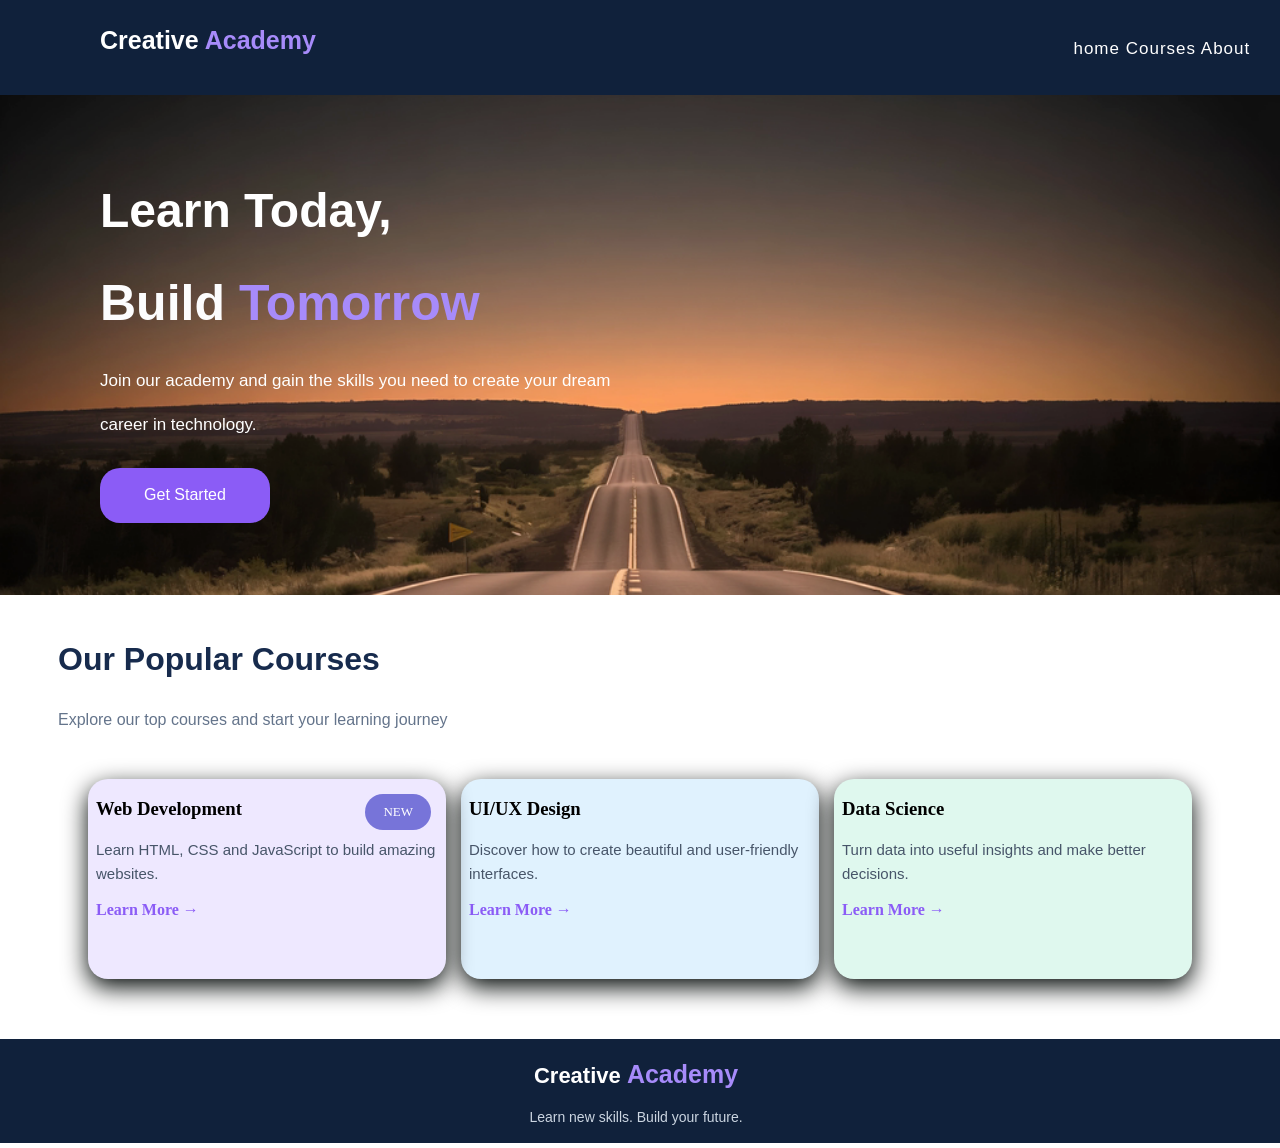
<file: index.html>
<!DOCTYPE html>
<html lang="en">
<head>
    <meta charset="UTF-8">
    <meta name="viewport" content="width=device-width, initial-scale=1.0">
    <title>NextGen</title>
    <link rel="stylesheet" href="style.css">
</head>
<body>
    <header>

        <p> Creative 
        <span class="Academy">Academy</span>
        </p>  
        <div class="elspans">
        <a href="#">home</a>
        <a href="#">Courses</a>
        <a href="#">About</a>
        </div>


   </header>
    <br>
    <div class="page">
        <p><h1>Learn Today,</p>
             <p class="build_tomorrow">Build <span class="tomor">Tomorrow</span></h1></p> 
    
    
    <p class="para">Join our academy and gain the skills you need to create your dream<p> career in technology.</p></p>

    <button>Get Started</button>
    </div>
    <br>
    <div class="half_page">
        <h1>Our Popular Courses</h1>
        <p>Explore our top courses and start your learning journey</p>
    </div>


    <div class="parent">
        <div class="child1">
            
            <h3>Web Development</h3>
            <span class="badge">NEW</span>
            <p>Learn HTML, CSS and JavaScript to build amazing websites.</p>
            <a href="#">Learn More →</a>
        </div>

        <div class="child2">
            <h3>UI/UX Design</h3>
            <p>Discover how to create beautiful and user-friendly interfaces.</p>
            <a href="#">Learn More →</a>
        </div>

        <div class="child3">
            <h3>Data Science</h3>
            <p>Turn data into useful insights and make better decisions.</p>
            <a href="#">Learn More →</a>
        </div>

    </div>

    <footer class="foooter">
        <p class="uperend"> Creative
            <span class="Academy">Academy</span>
            <p class="theend">Learn new skills. Build your future.</p>
        </p>
        
    </footer>
</body>
</html>
</file>
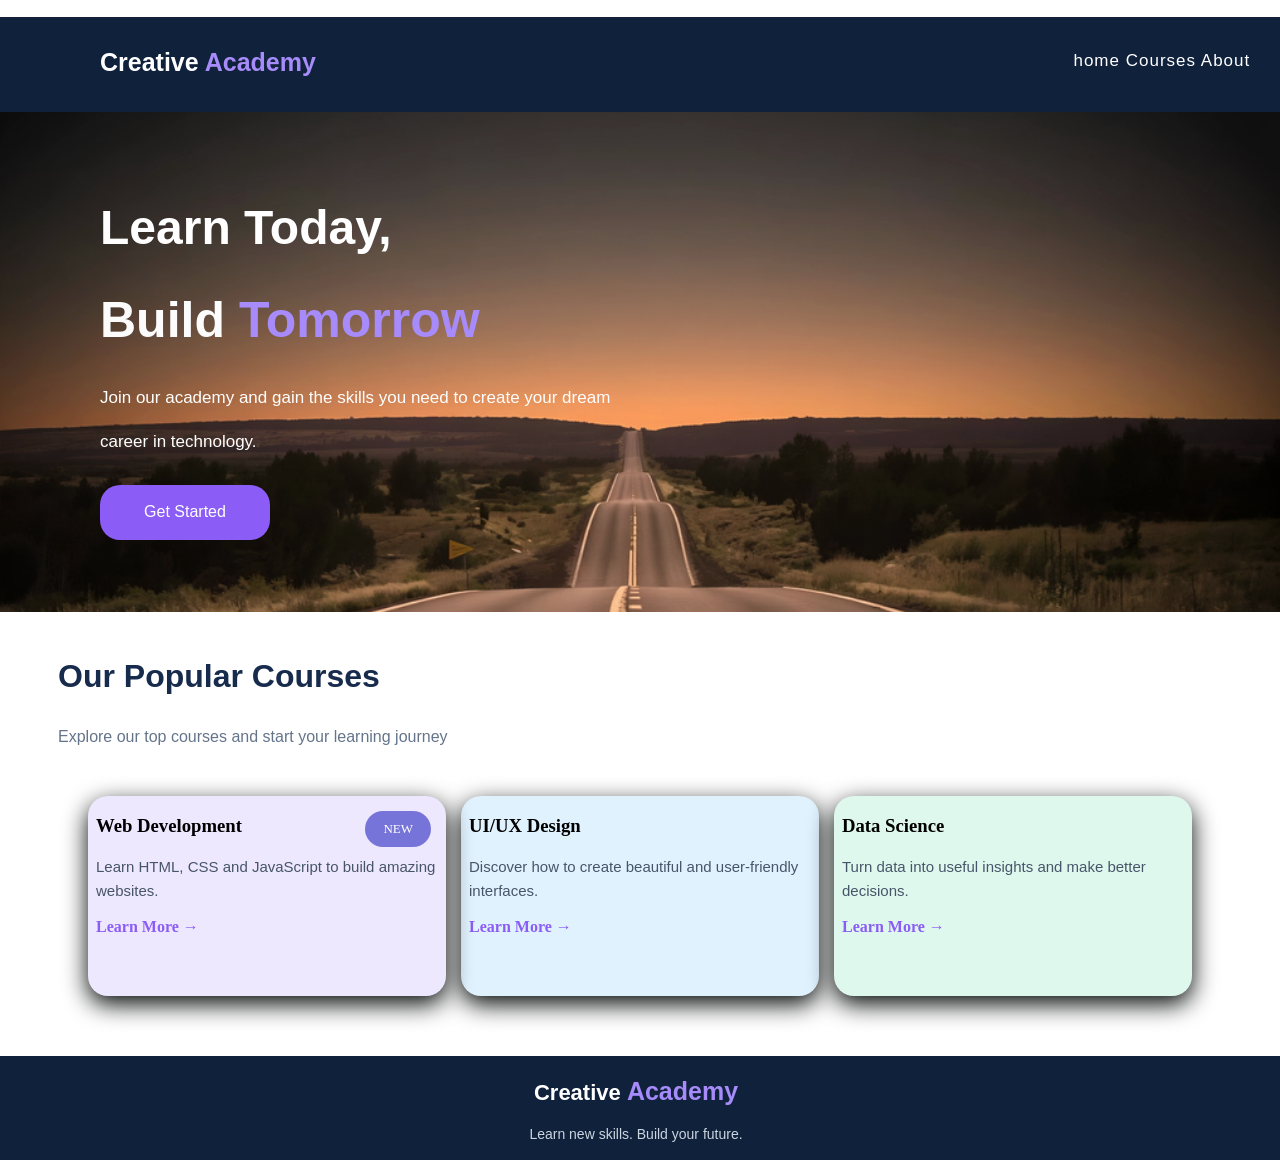
<file: Nextgen.html>
<!DOCTYPE html>
<html lang="en">
<head>
    <meta charset="UTF-8">
    <meta name="viewport" content="width=device-width, initial-scale=1.0">
    <title>NextGen</title>
    <link rel="stylesheet" href="NextGen.css">
</head>
<body>
    <header>

        <p> Creative 
        <span class="Academy">Academy</span>
        </p>  
        <div class="elspans">
        <a href="#">home</a>
        <a href="#">Courses</a>
        <a href="#">About</a>
        </div>


   </header>
    <br>
    <div class="page">
        <p><h1>Learn Today,</p>
             <p class="build_tomorrow">Build <span class="tomor">Tomorrow</span></h1></p> 
    
    
    <p class="para">Join our academy and gain the skills you need to create your dream<p> career in technology.</p></p>

    <button>Get Started</button>
    </div>
    <br>
    <div class="half_page">
        <h1>Our Popular Courses</h1>
        <p>Explore our top courses and start your learning journey</p>
    </div>


    <div class="parent">
        <div class="child1">
            
            <h3>Web Development</h3>
            <span class="badge">NEW</span>
            <p>Learn HTML, CSS and JavaScript to build amazing websites.</p>
            <a href="#">Learn More →</a>
        </div>

        <div class="child2">
            <h3>UI/UX Design</h3>
            <p>Discover how to create beautiful and user-friendly interfaces.</p>
            <a href="#">Learn More →</a>
        </div>

        <div class="child3">
            <h3>Data Science</h3>
            <p>Turn data into useful insights and make better decisions.</p>
            <a href="#">Learn More →</a>
        </div>

    </div>

    <footer class="foooter">
        <p class="uperend"> Creative
            <span class="Academy">Academy</span>
            <p class="theend">Learn new skills. Build your future.</p>
        </p>
        
    </footer>
</body>
</html>
</file>
<file: style.css>
*{
    box-sizing: border-box;
}
header{
    background-color: #10213B;
    width: 102%;
    height: 100px;
    margin:-30px -8px -3px ;
    margin-right: -8px;
    
        
}
header p{
    font-family: Arial, sans-serif;
        font-size: 25px;
        font-weight: 700;
        line-height: 40px;
        color: #fff;
        padding-left: 30px;
        padding-top: 25px;
        /* padding-right: 20px; */
        margin-left: 70px;
}
.Academy{
        font-family: Arial, sans-serif;
        font-size: 25px;
        font-weight: 700;
        line-height: 40px;
        color: #a78bfa;
}

body header div {
        
                letter-spacing: 1px; 
                margin-top: -60px;
                margin-right: 39px;
                font-size: 17px;
                text-align: end;
                font-family: Arial, sans-serif;
                font-size: 17px;
                font-weight: 400;
                line-height: 27px;
                padding-left: 50px;
                padding-top: 10px;
}

header a{
    text-decoration: none;
    color: white;
    
}


.page {
    width: 102%;
    height: 500px;
    background-image: url(index.png);
    background-repeat: no-repeat;
    background-position: center;
    background-size:cover;
    margin-top: -15px;
    margin-left: -8px;
    margin-right: 100px;
    padding-top: 55px;
    padding-left: 100px;
    padding-right: -8px;
    padding-bottom: 30px;
    display: block;
    object-fit: cover;
}
.page , span {
    color: #A78BFA;
}
.page,h1 {
    /* color: #fcfcfd;
    font-weight: bold;
    font-size: 50px; */
    font-family: Arial, sans-serif;
        font-size: 48px;
        font-weight: 700;
        line-height: 58px;
        color: #fff;
}
.build_tomorrow{
    color: #fcfcfd;
        font-weight: bold;
        font-size: 50px;
}

body .para{
    font-family: Arial, sans-serif;
        font-size: 17px;
        font-weight: 400;
        line-height: 27px;
        color: #fff;
}
body .para ,p{
    font-family: Arial, sans-serif;
        font-size: 17px;
        font-weight: 400;
        line-height: 27px;
        color: #fff;
}
button{
    font-family: Arial, sans-serif;
        font-size: 16px;
        font-weight: 400;
        line-height: 26px;
        color: #fff;
        background-color: #8B5CF6;
        width: 170px;
        height: 55px;
        border-radius: 20px 20px 20px 20px;
        cursor: pointer;
        border: 0px;
            
}

.half_page h1{
    font-family: Arial, sans-serif;
        font-size: 32px;
        font-weight: 700;
        line-height: 51px;
        color: #172b4d;
        padding-left: 50px;
}
.half_page p{
    font-family: Arial, sans-serif;
        font-size: 16px;
        font-weight: 400;
        line-height: 26px;
        color: #64748b;
        padding-left: 50px;
}
.parent{
    display: flex;
    justify-content: space-between;
    align-items: center;
    gap:15px;
    margin: 0px 50px 30px;
    box-sizing: border-box;
    position: relative;
    flex: 0 0 40%;
    padding: 30px;
    flex: 1;
    align-items: stretch;
}

.parent .child1{
    border: 0px solid white;
    box-shadow:0px 8px 24px rgb(1, 7, 5) ;
    border-radius: 20px;
    padding-left: 8px;
    display: block;
    height: 200px;
    width: 500px;
    background-color: #EEE8FF;
    position: relative;
    
}
.child1 a{
    background-color:#EEE8FF ;
    color: #8B5CF6;
    font-weight: bold;
    text-decoration: none;
    
    
}
.child1 p{
    font-family: Arial, sans-serif;
        font-size: 15px;
        font-weight: 400;
        line-height: 24px;
        color: #475569;
}
.parent .child2{
    border: 0px solid white;
        box-shadow: 0px 8px 24px rgb(1, 7, 5);
        border-radius: 20px;
        padding-left: 8px;
        display: block;
        height: 200px;
            width: 500px;
        background-color: #E0F2FE;
}
.child2 p {
    font-family: Arial, sans-serif;
    font-size: 15px;
    font-weight: 400;
    line-height: 24px;
    color: #475569;
}
.child2 a {
    background-color: #E0F2FE;
    color: #8B5CF6;
    font-weight: bold;
    text-decoration: none;
}


.parent .child3 {
    border: 0px solid white;
    box-shadow: 0px 8px 24px rgb(1, 7, 5);
    border-radius: 20px;
    padding-left: 8px;
    display: block;
    height: 200px;
        width: 500px;
    background-color: #DFF8EE;
}

.child3 p {
    font-family: Arial, sans-serif;
    font-size: 15px;
    font-weight: 400;
    line-height: 24px;
    color: #475569;
}
.child3 a {
    background-color: #DFF8EE;
    color: #8B5CF6;
    font-weight: bold;
    text-decoration: none;
}
.badge {
    position: absolute;
    top: 15px;
    right: 15px;
    background: #7774d9;
    color: white;
    padding: 10px 18px;
    border-radius: 25px;
    font-size: 13px;
    
}
.foooter{
    background-color: #10213B;
margin: 0px -8px;
}
.foooter .uperend{
    font-family: Arial, sans-serif;
        font-size: 22px;
        font-weight: 700;
        line-height: 35px;
        color: #fff;
        text-align: center;
        /* background-color: #10213B; */
        margin-bottom:-8px;
        margin-left: -8px;
        margin-left: -8px;
        padding-top: 15px;
        padding-bottom: 10px;
        
}

.foooter .theend{
    font-family: Arial, sans-serif;
        font-size: 14px;
        font-weight: 400;
        line-height: 22px;
        color: #cbd5e1;
        padding-bottom: 15px;
        /* background-color: #10213B; */
        text-align: center;
        padding-top: 10px;
        margin-top: 0px;
        margin-left: -8px;
        margin-bottom: -20px;
}
</file>
<file: NextGen.css>
*{
    box-sizing: border-box;
}
header{
    background-color: #10213B;
    width: 102%;
    height: 100px;
    margin:-8px  ;
    margin-right: -8px;
        
}
header p{
    font-family: Arial, sans-serif;
        font-size: 25px;
        font-weight: 700;
        line-height: 40px;
        color: #fff;
        padding-left: 30px;
        padding-top: 25px;
        margin-left: 70px;
}
.Academy{
        font-family: Arial, sans-serif;
        font-size: 25px;
        font-weight: 700;
        line-height: 40px;
        color: #a78bfa;
}

body header div {
        
                letter-spacing: 1px; 
                margin-top: -60px;
                margin-right: 39px;
                font-size: 17px;
                text-align: end;
                font-family: Arial, sans-serif;
                font-size: 17px;
                font-weight: 400;
                line-height: 27px;
                padding-left: 50px;
}

header a{
    text-decoration: none;
    color: white;
}


.page {
    width: 102%;
    height: 500px;
    background-image: url(Artguru_Upscale_istockphoto-157524162-612x612.png);
    background-repeat: no-repeat;
    background-position: center;
    background-size:cover;
    margin-top: -15px;
    margin-left: -8px;
    margin-right: 100px;
    padding-top: 55px;
    padding-left: 100px;
    padding-right: -8px;
    padding-bottom: 30px;
    display: block;
    object-fit: cover;
}
.page , span {
    color: #A78BFA;
}
.page,h1 {
    /* color: #fcfcfd;
    font-weight: bold;
    font-size: 50px; */
    font-family: Arial, sans-serif;
        font-size: 48px;
        font-weight: 700;
        line-height: 58px;
        color: #fff;
}
.build_tomorrow{
    color: #fcfcfd;
        font-weight: bold;
        font-size: 50px;
}

body .para{
    font-family: Arial, sans-serif;
        font-size: 17px;
        font-weight: 400;
        line-height: 27px;
        color: #fff;
}
body .para ,p{
    font-family: Arial, sans-serif;
        font-size: 17px;
        font-weight: 400;
        line-height: 27px;
        color: #fff;
}
button{
    font-family: Arial, sans-serif;
        font-size: 16px;
        font-weight: 400;
        line-height: 26px;
        color: #fff;
        background-color: #8B5CF6;
        width: 170px;
        height: 55px;
        border-radius: 20px 20px 20px 20px;
        cursor: pointer;
        border: 0px;
            
}

.half_page h1{
    font-family: Arial, sans-serif;
        font-size: 32px;
        font-weight: 700;
        line-height: 51px;
        color: #172b4d;
        padding-left: 50px;
}
.half_page p{
    font-family: Arial, sans-serif;
        font-size: 16px;
        font-weight: 400;
        line-height: 26px;
        color: #64748b;
        padding-left: 50px;
}
.parent{
    display: flex;
    justify-content: space-between;
    align-items: center;
    gap:15px;
    margin: 0px 50px 30px;
    box-sizing: border-box;
    position: relative;
    flex: 0 0 40%;
    padding: 30px;
    flex: 1;
    align-items: stretch;
}

.parent .child1{
    border: 0px solid white;
    box-shadow:0px 8px 24px rgb(1, 7, 5) ;
    border-radius: 20px;
    padding-left: 8px;
    display: block;
    height: 200px;
    width: 500px;
    background-color: #EEE8FF;
    position: relative;
    
}
.child1 a{
    background-color:#EEE8FF ;
    color: #8B5CF6;
    font-weight: bold;
    text-decoration: none;
    
    
}
.child1 p{
    font-family: Arial, sans-serif;
        font-size: 15px;
        font-weight: 400;
        line-height: 24px;
        color: #475569;
}
.parent .child2{
    border: 0px solid white;
        box-shadow: 0px 8px 24px rgb(1, 7, 5);
        border-radius: 20px;
        padding-left: 8px;
        display: block;
        height: 200px;
            width: 500px;
        background-color: #E0F2FE;
}
.child2 p {
    font-family: Arial, sans-serif;
    font-size: 15px;
    font-weight: 400;
    line-height: 24px;
    color: #475569;
}
.child2 a {
    background-color: #E0F2FE;
    color: #8B5CF6;
    font-weight: bold;
    text-decoration: none;
}


.parent .child3 {
    border: 0px solid white;
    box-shadow: 0px 8px 24px rgb(1, 7, 5);
    border-radius: 20px;
    padding-left: 8px;
    display: block;
    height: 200px;
        width: 500px;
    background-color: #DFF8EE;
}

.child3 p {
    font-family: Arial, sans-serif;
    font-size: 15px;
    font-weight: 400;
    line-height: 24px;
    color: #475569;
}
.child3 a {
    background-color: #DFF8EE;
    color: #8B5CF6;
    font-weight: bold;
    text-decoration: none;
}
.badge {
    position: absolute;
    top: 15px;
    right: 15px;
    background: #7774d9;
    color: white;
    padding: 10px 18px;
    border-radius: 25px;
    font-size: 13px;
    
}
.foooter{
    background-color: #10213B;
margin: 0px -8px;
}
.foooter .uperend{
    font-family: Arial, sans-serif;
        font-size: 22px;
        font-weight: 700;
        line-height: 35px;
        color: #fff;
        text-align: center;
        /* background-color: #10213B; */
        margin-bottom:-8px;
        margin-left: -8px;
        margin-left: -8px;
        padding-top: 15px;
        padding-bottom: 10px;
        
}

.foooter .theend{
    font-family: Arial, sans-serif;
        font-size: 14px;
        font-weight: 400;
        line-height: 22px;
        color: #cbd5e1;
        padding-bottom: 15px;
        /* background-color: #10213B; */
        text-align: center;
        padding-top: 10px;
        margin-top: 0px;
        margin-left: -8px;
        margin-bottom: -20px;
}
</file>
